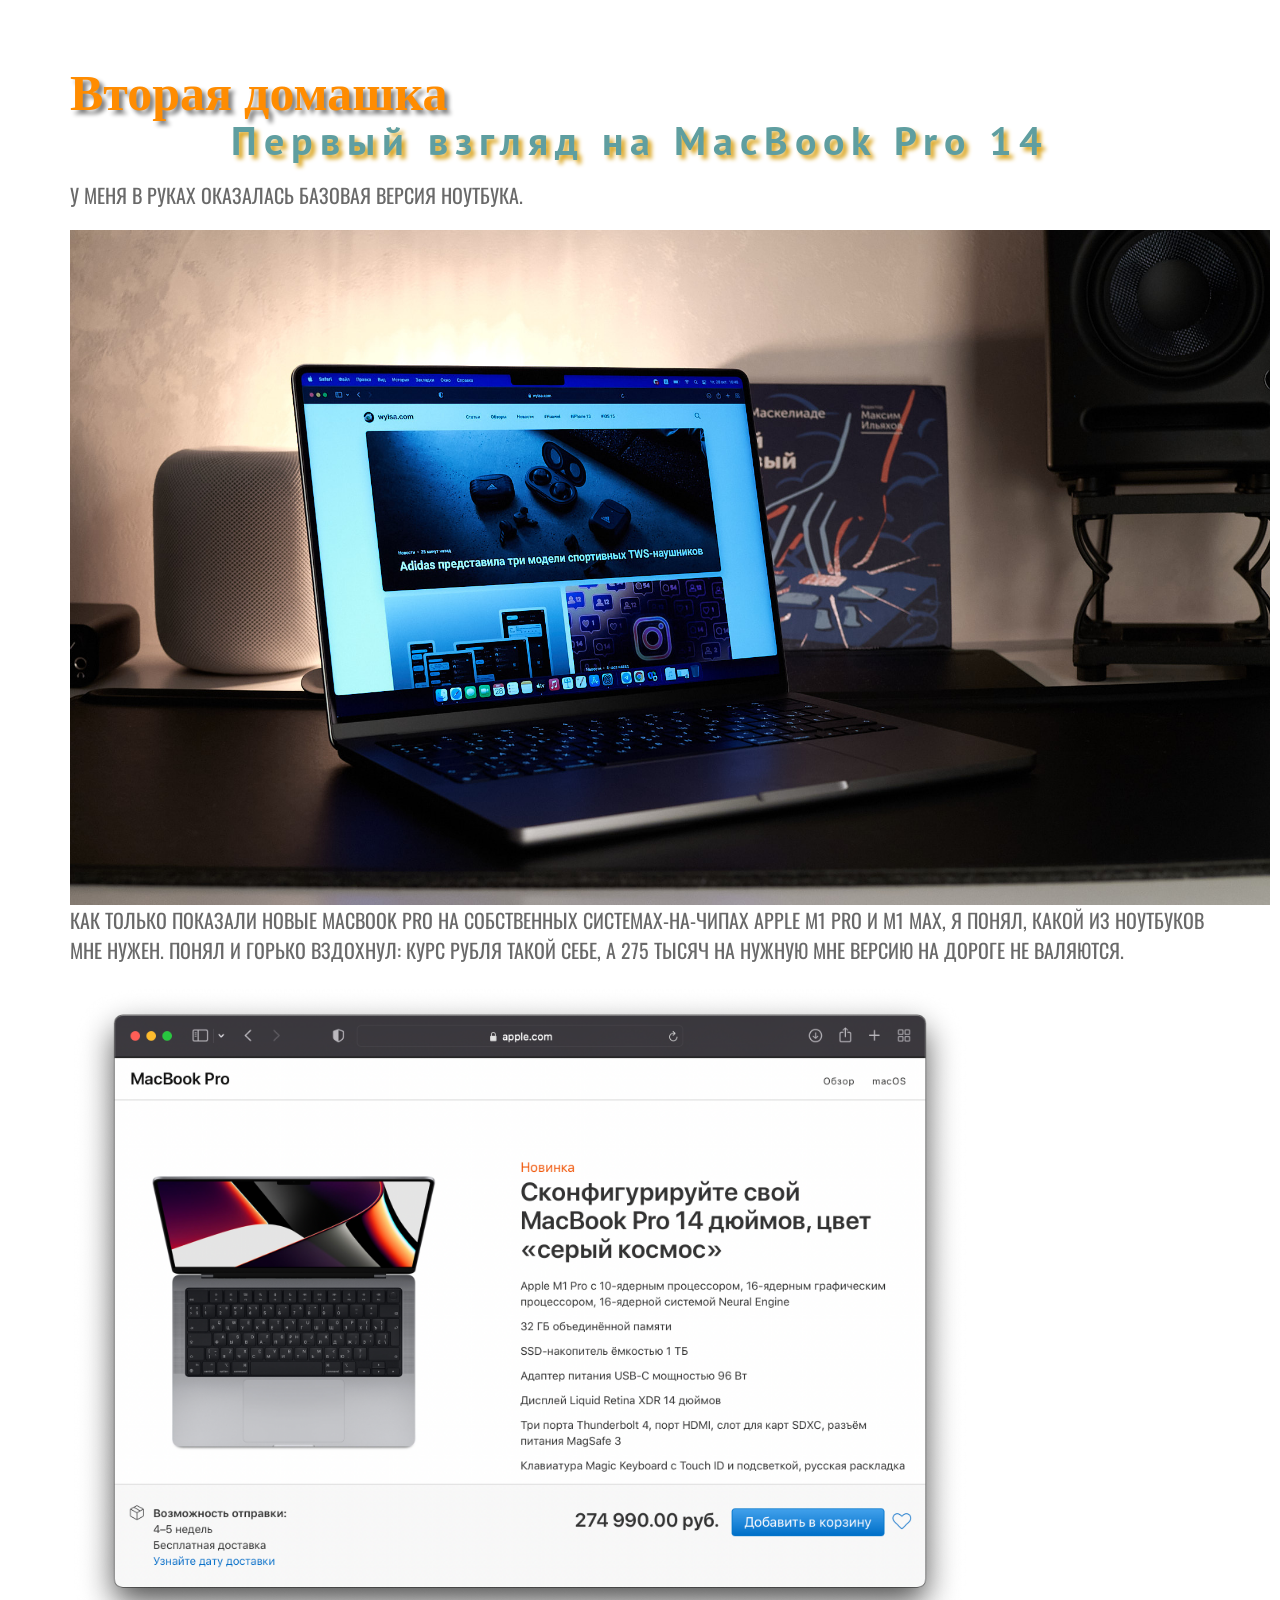
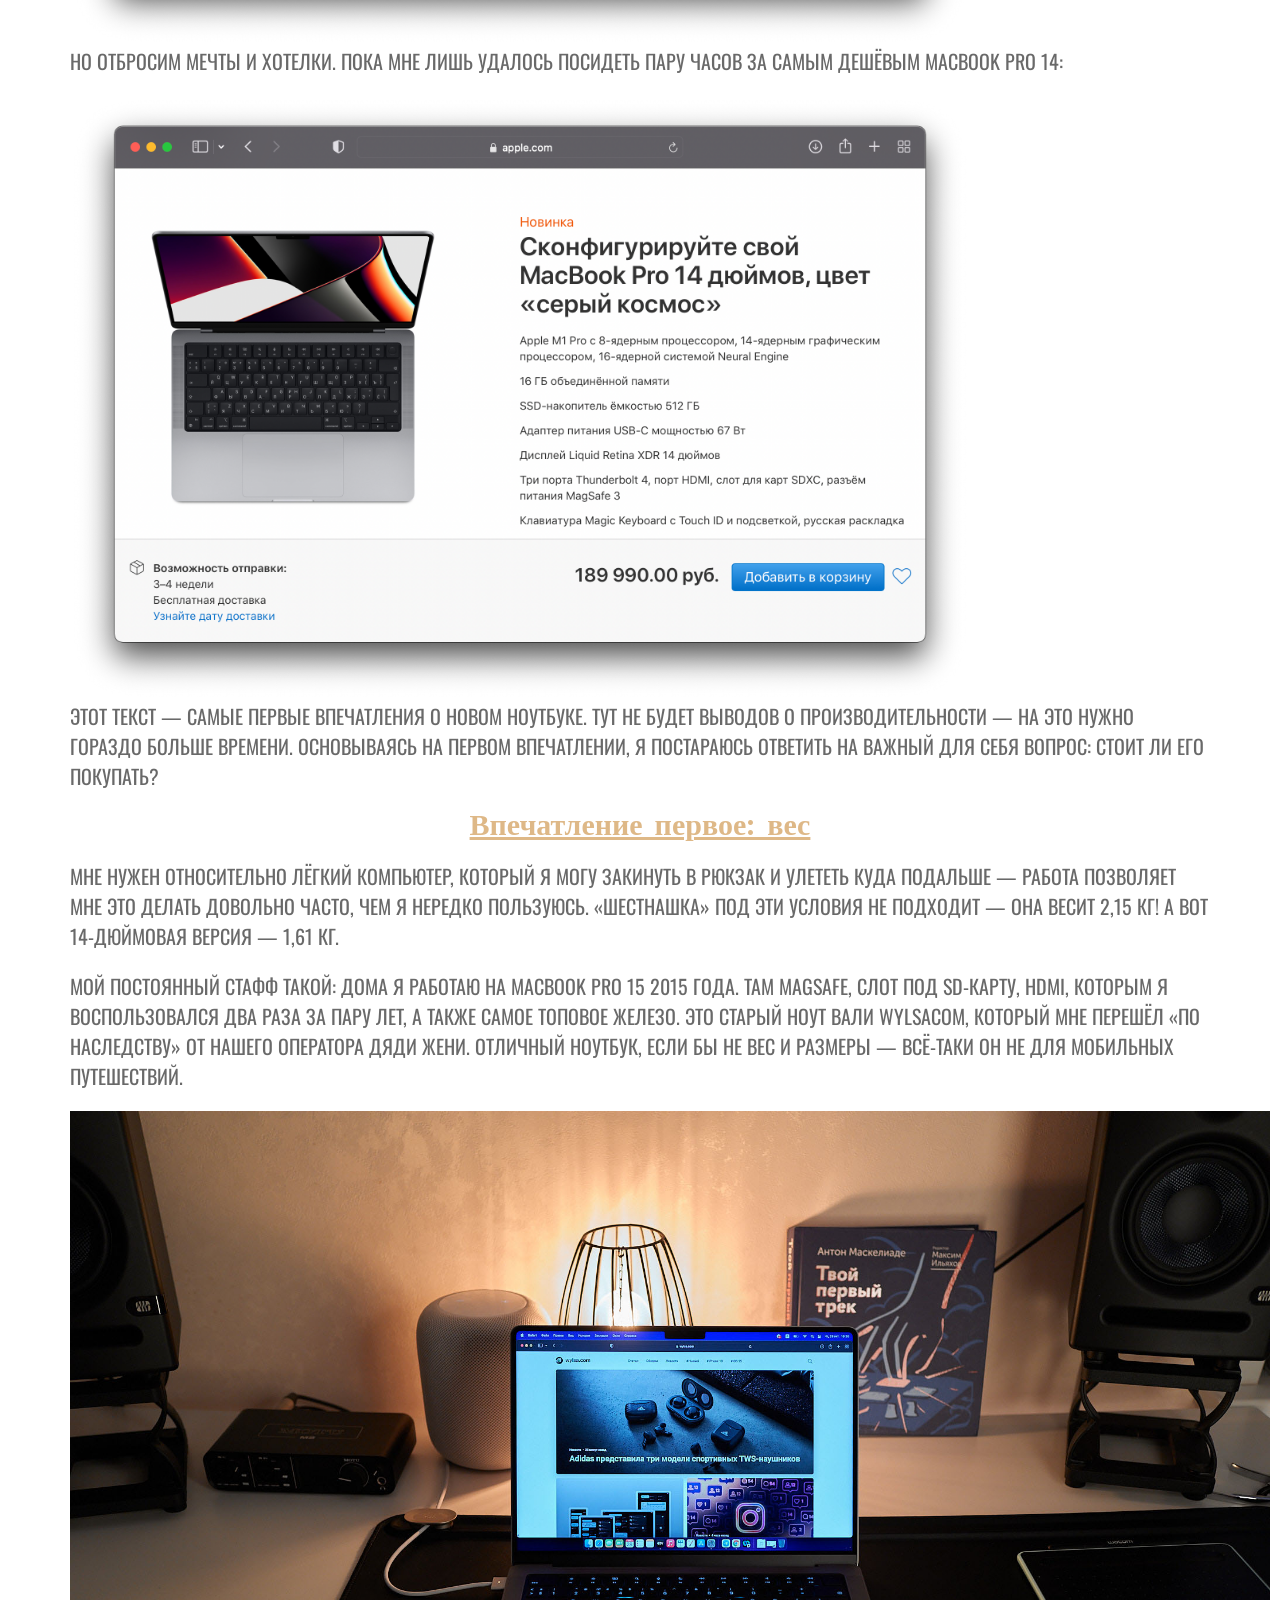
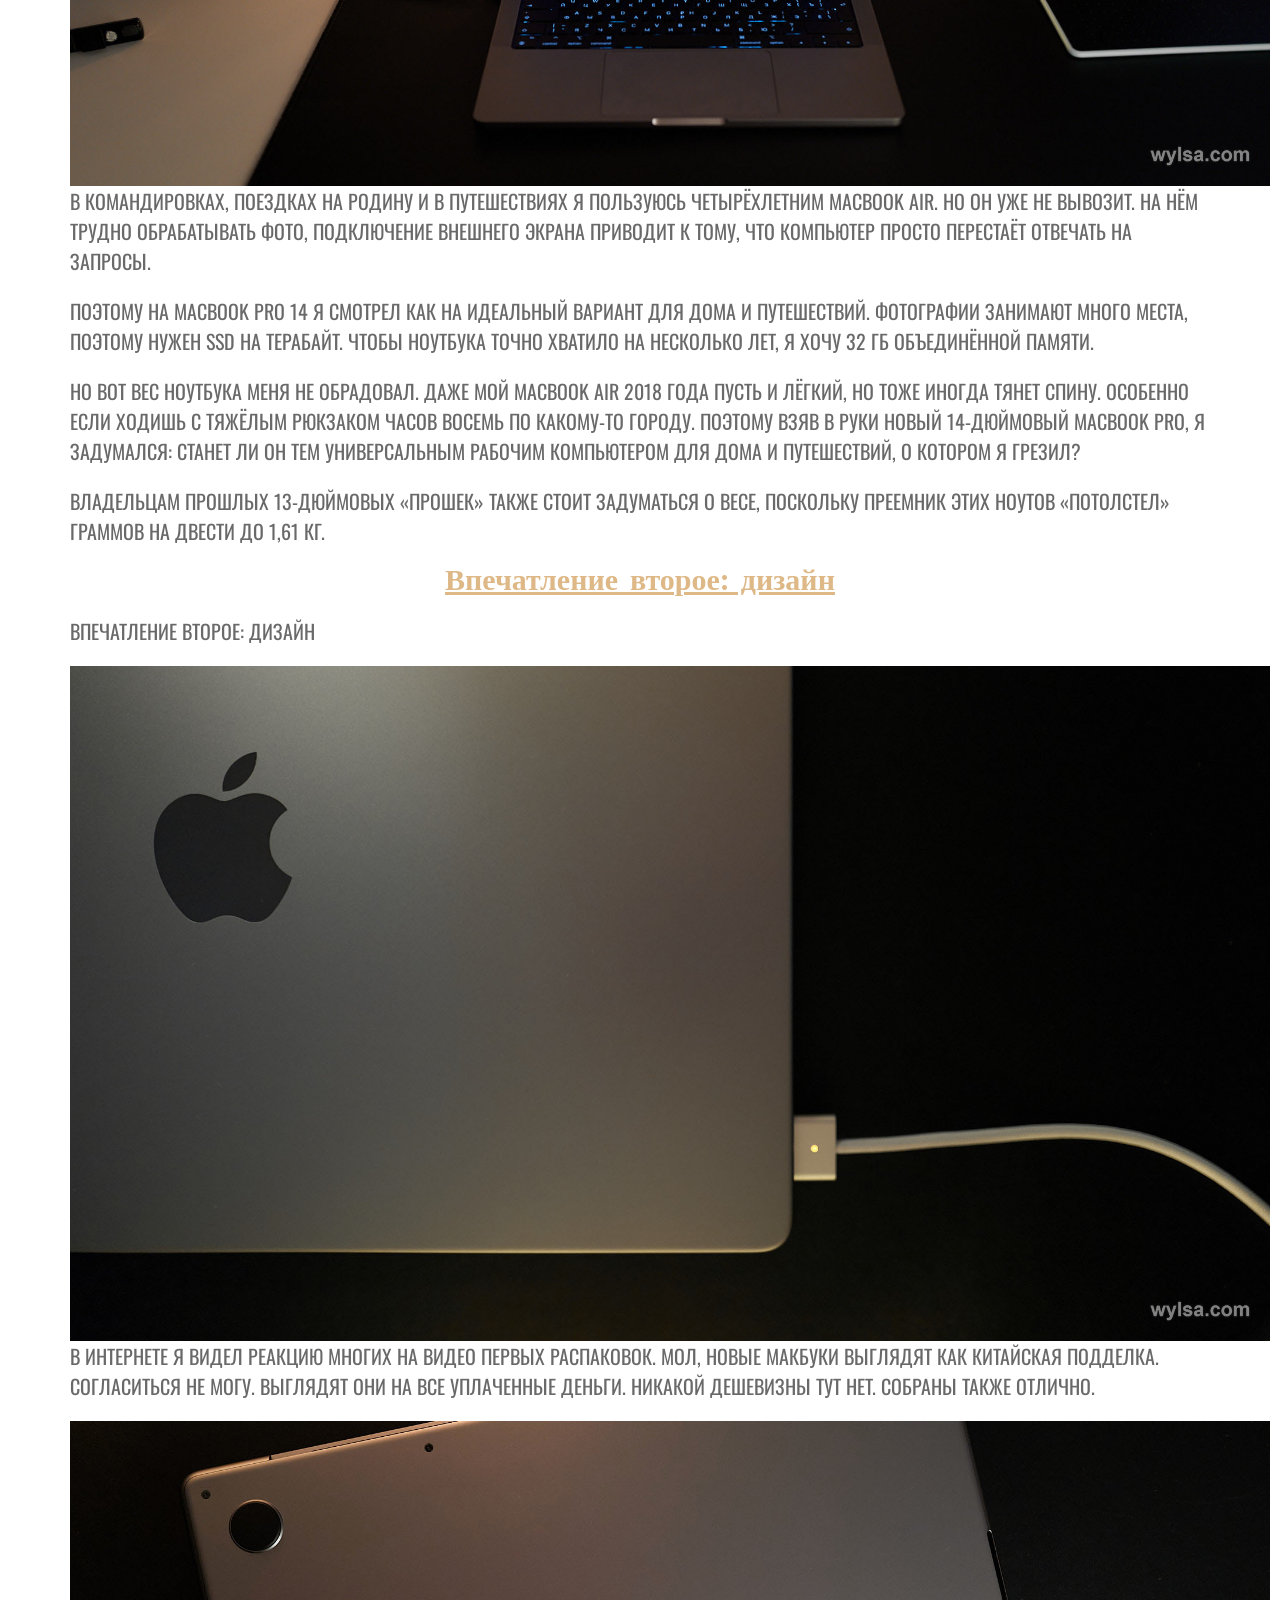
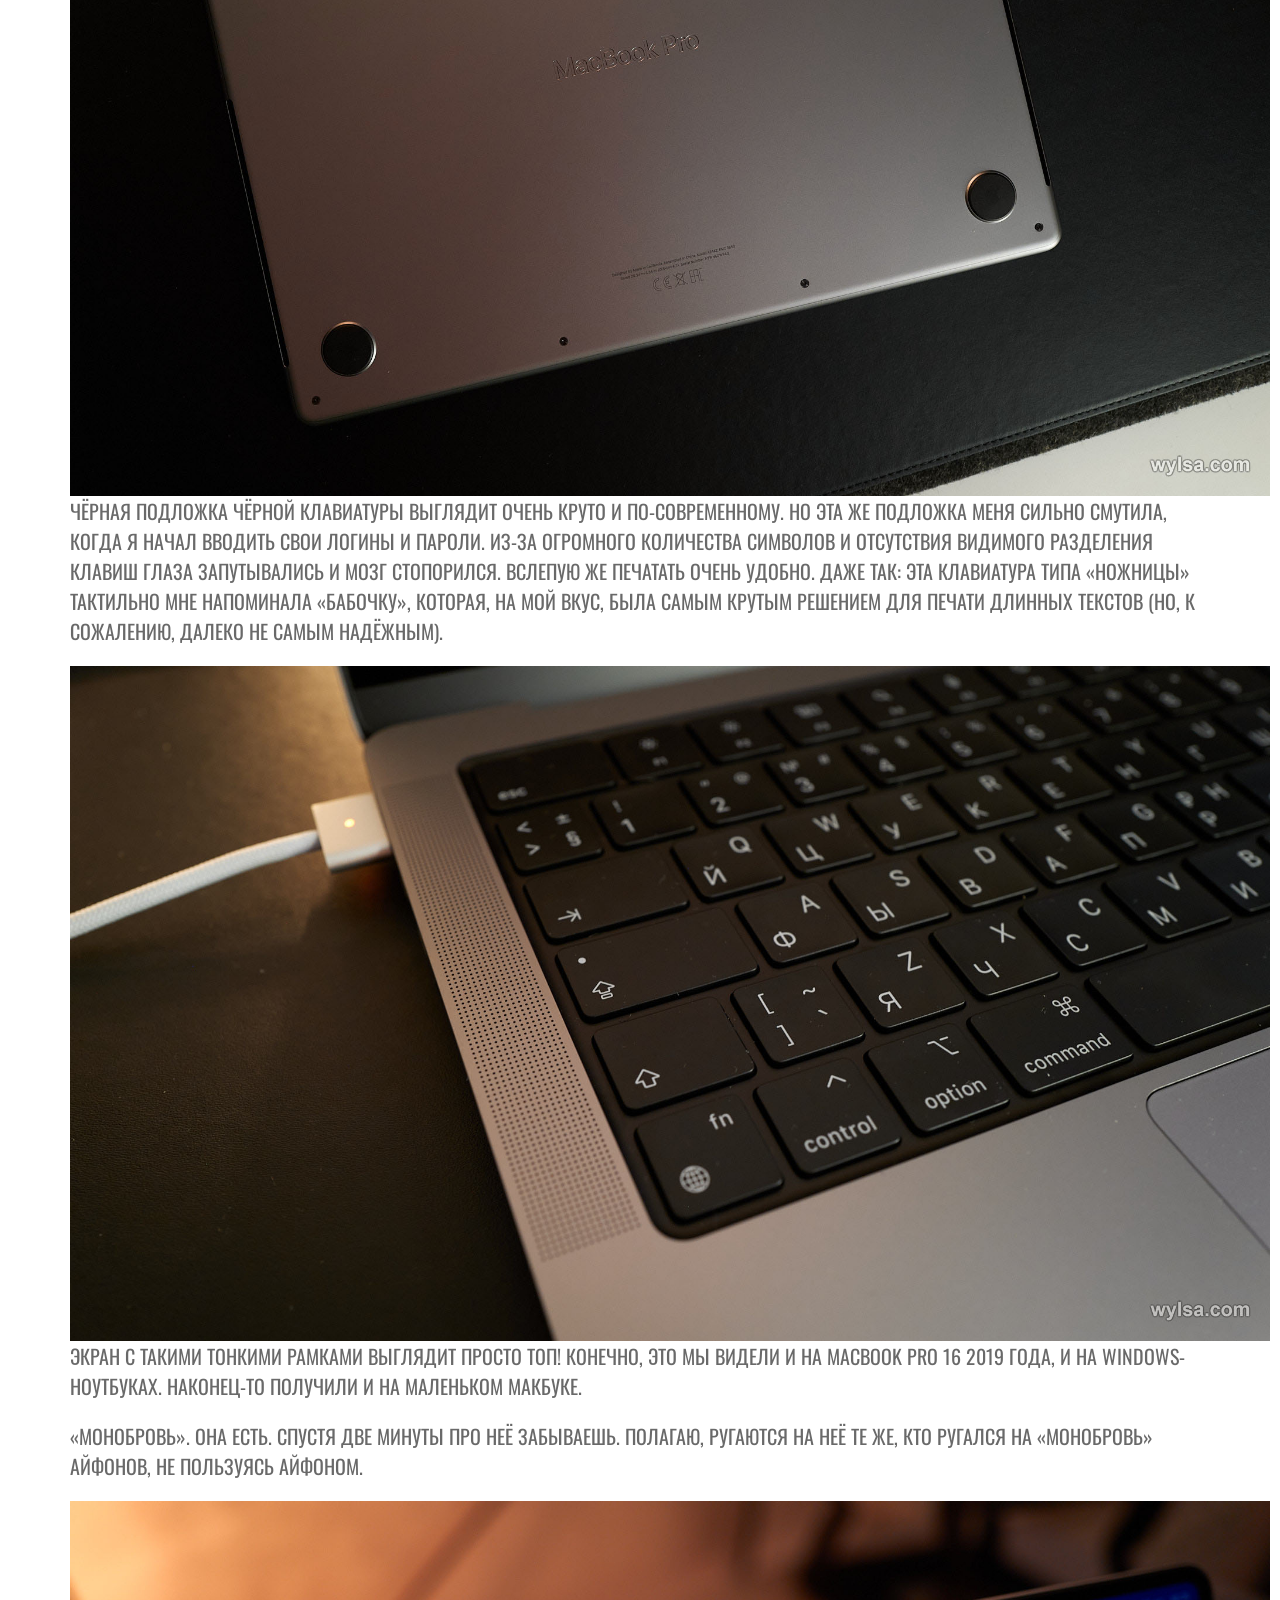
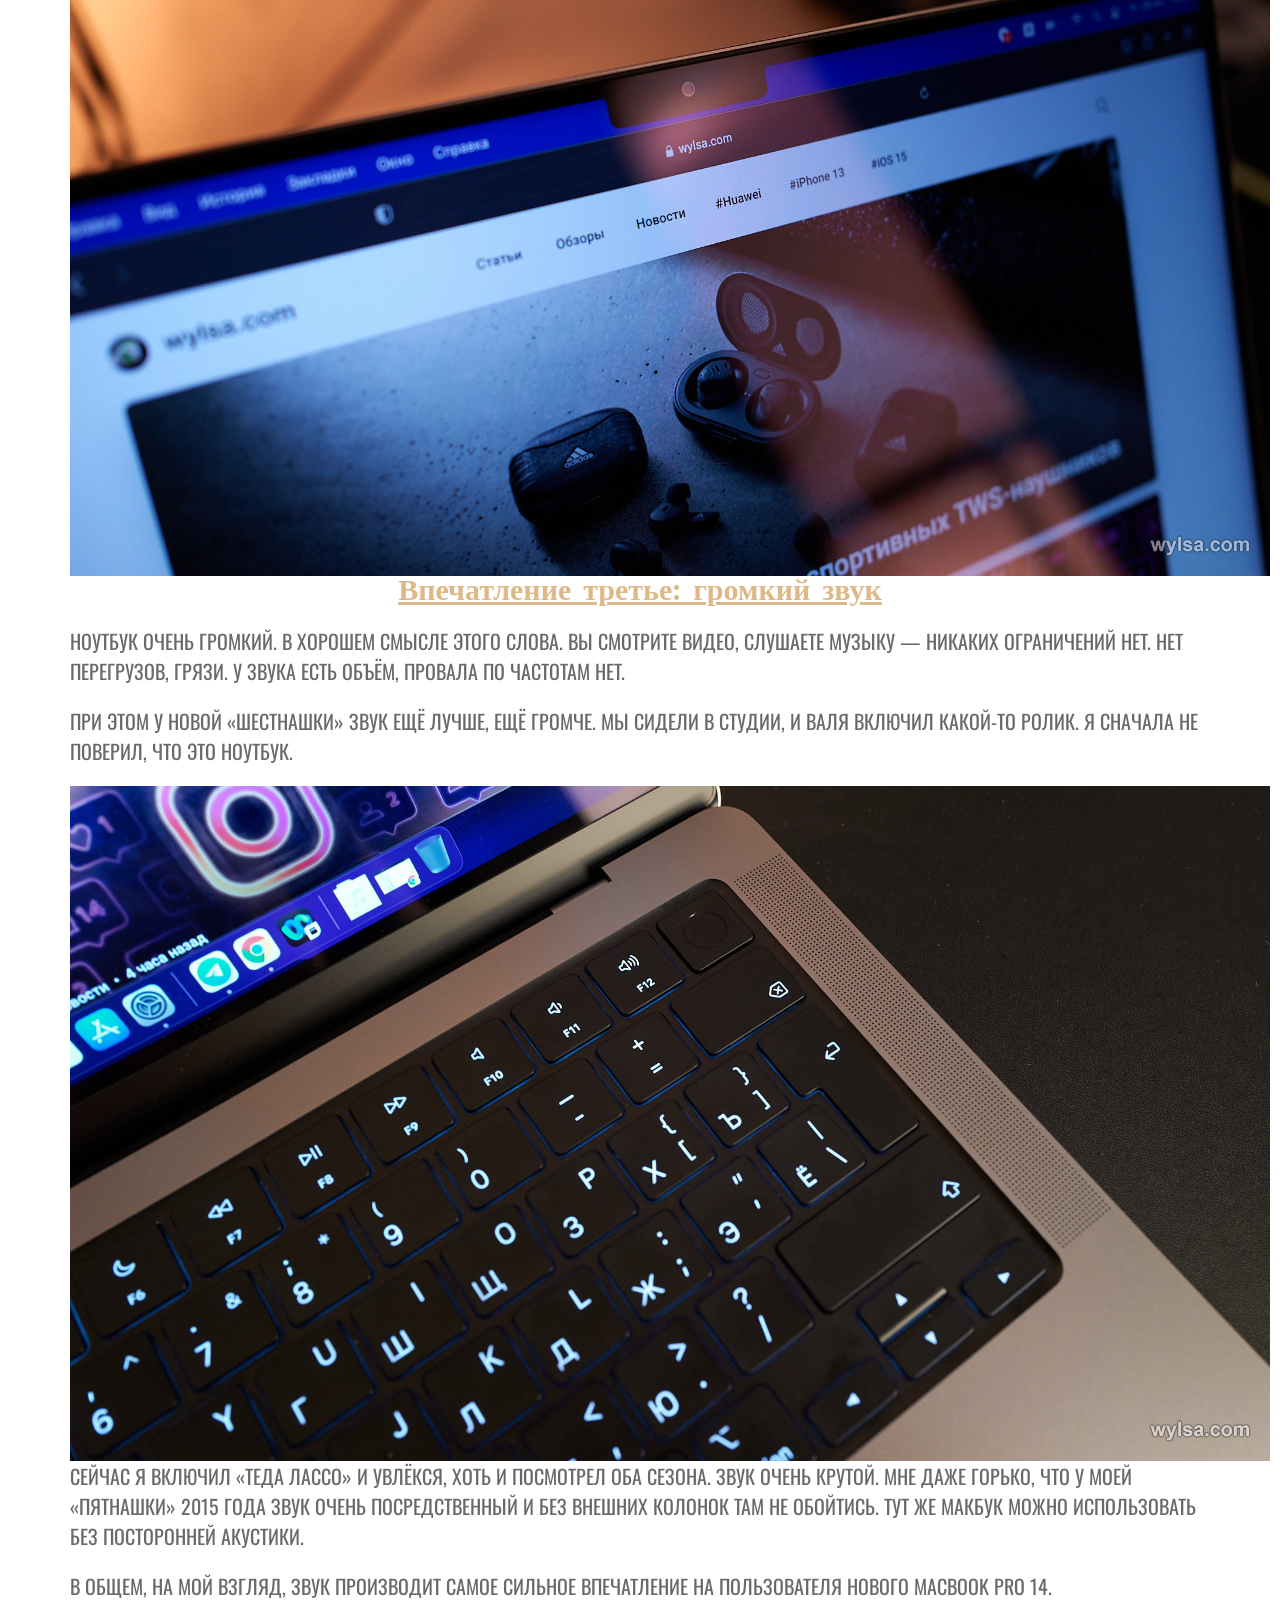
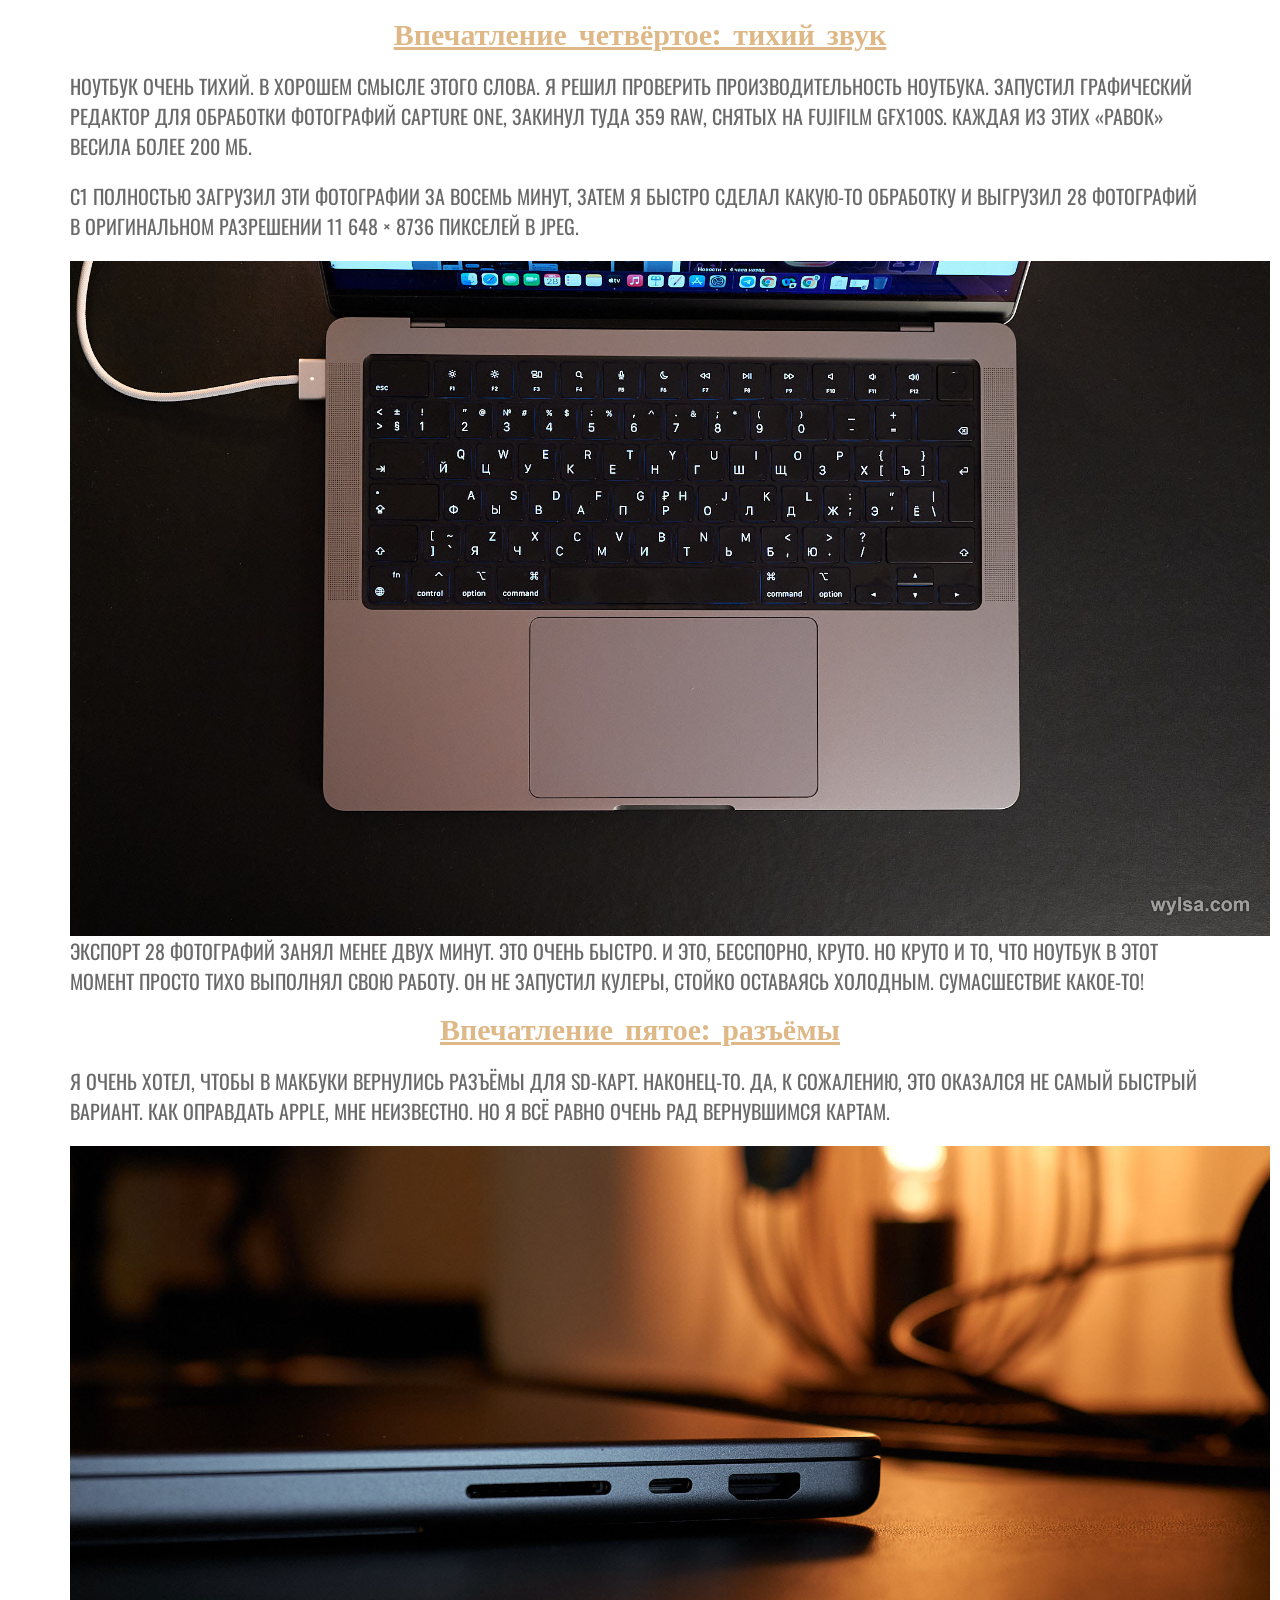
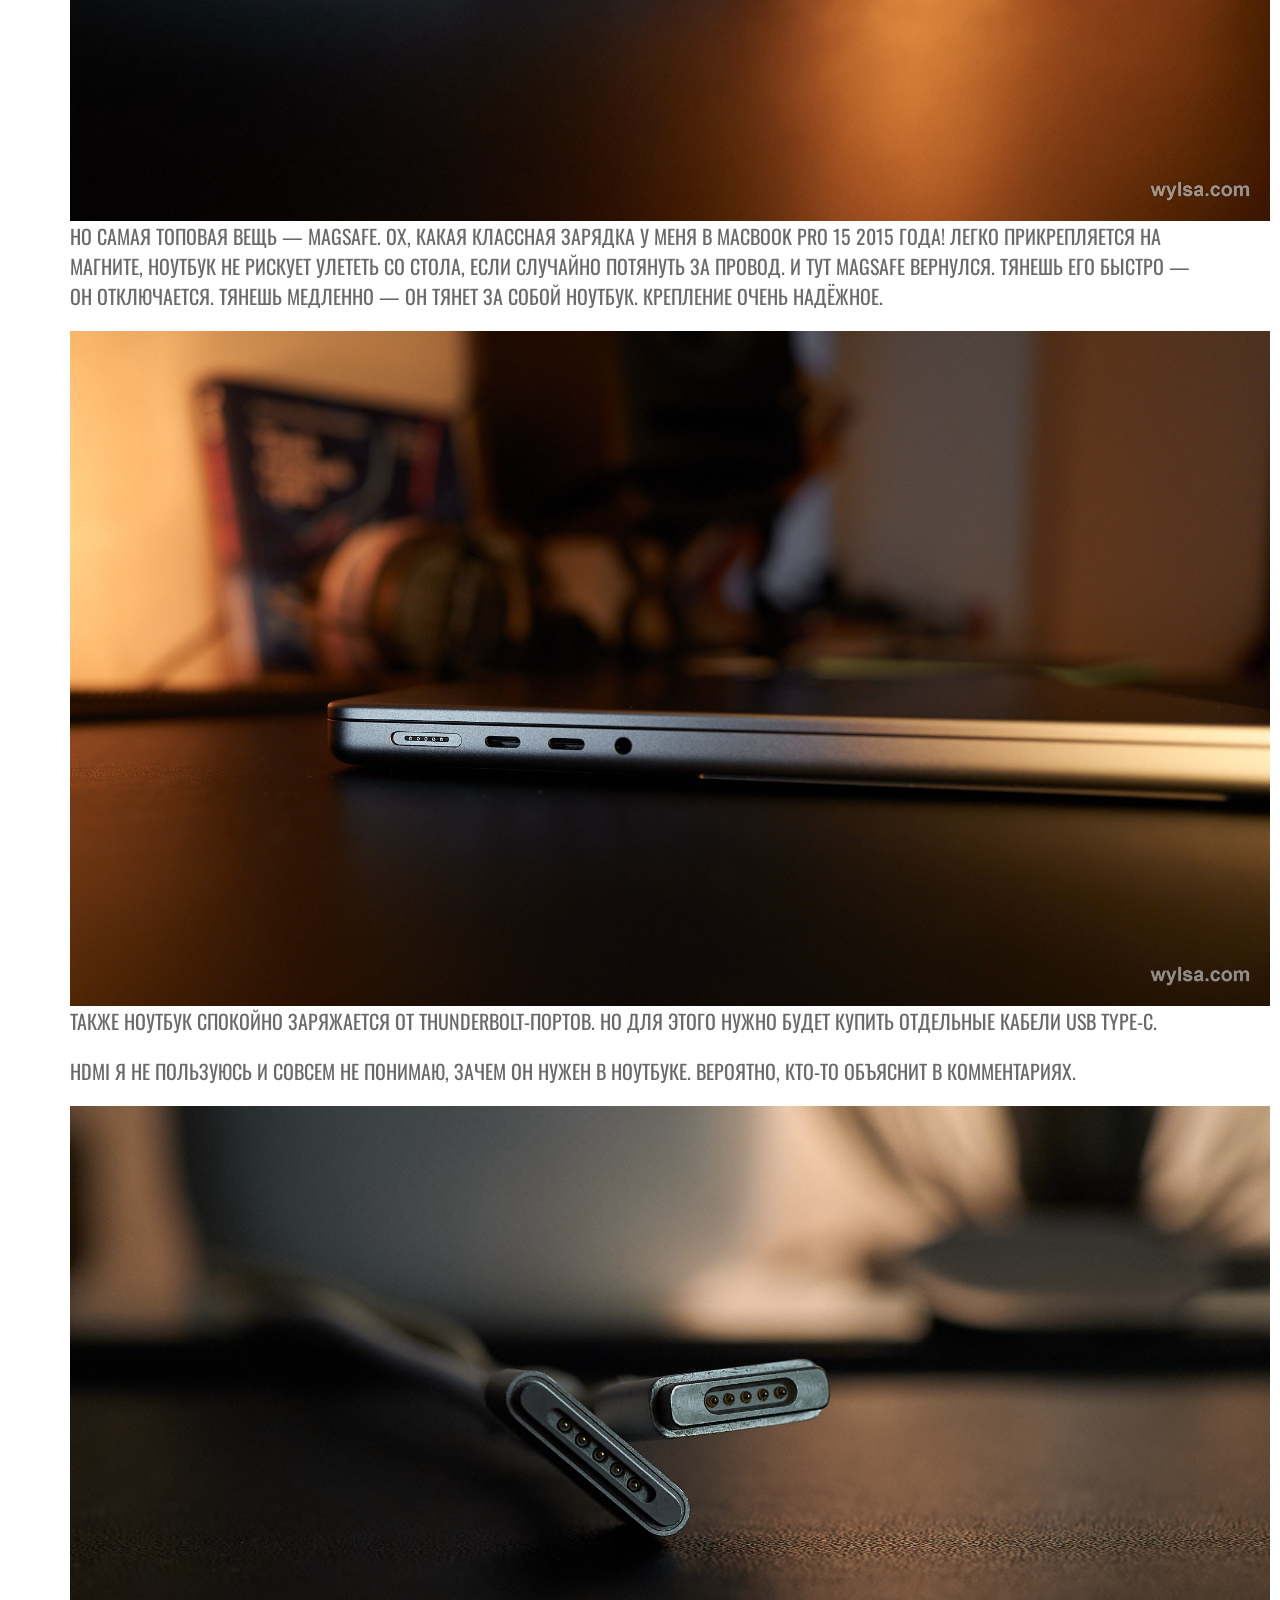
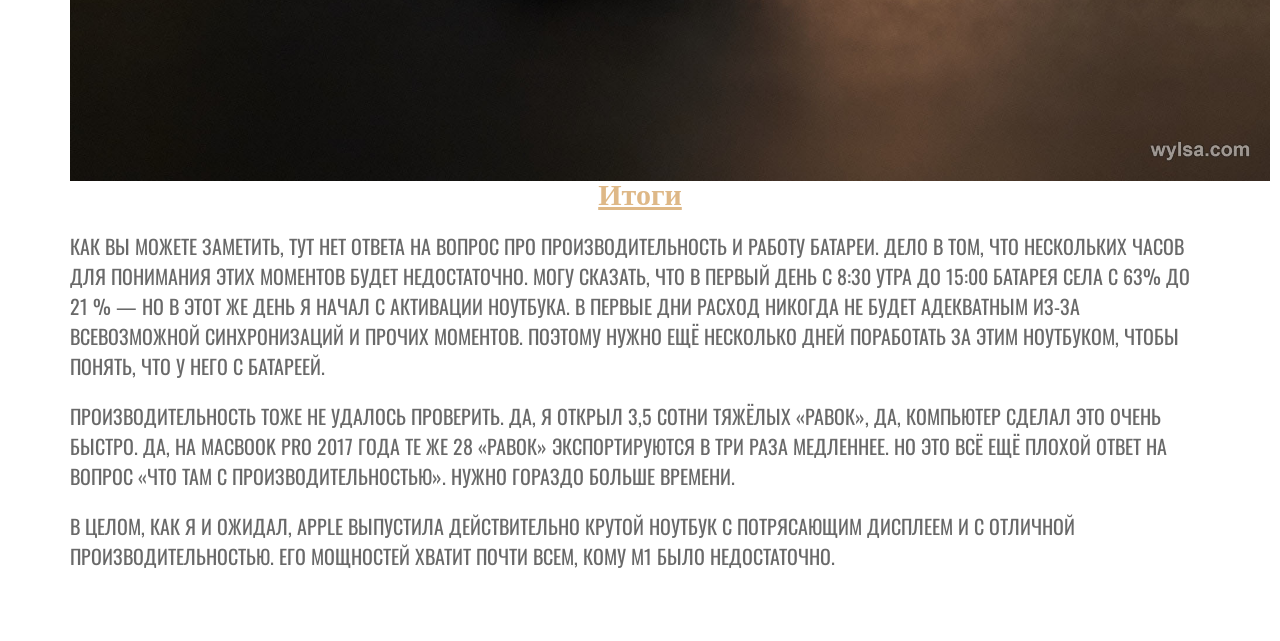
<file: index.html>
<!DOCTYPE html>
<html lang="ru">

<head>
  <meta charset="UTF-8">
  <meta http-equiv="X-UA-Compatible" content="IE=edge">
  <link rel="stylesheet" href="css/style.css">
  <meta name="viewport" content="width=device-width, initial-scale=1.0">
  <title>Lesson_4</title>
</head>

<body>
  <main class="content">
    <a class="homework-figma" href="index2.html">Вторая домашка</a>
    <br>
    <h1 class="main-title">Первый взгляд на MacBook Pro 14</h1>
    <br>
    <p>У меня в руках оказалась базовая версия ноутбука.</p>
    <br>
    <img width="1200" src="img/1.jpg" alt="mackbook pro 14">
    <p>Как только показали новые MacBook Pro на собственных системах-на-чипах Apple M1 Pro и M1 Max, я понял, какой из
      ноутбуков мне нужен. Понял и горько вздохнул: курс рубля такой себе, а 275 тысяч на нужную мне версию на дороге не
      валяются.</p>
    <br>
    <img width="900" src="img/2.png" alt="снимок экрана - сконфегурируй сфой mackbook pro 14">
    <p>Но отбросим мечты и хотелки. Пока мне лишь удалось посидеть пару часов за самым дешёвым MacBook Pro 14:</p>
    <br>
    <img width="900" src="img/3.png" alt="снимок экрана - сконфегурируй сфой mackbook pro 14">
    <p>Этот текст — самые первые впечатления о новом ноутбуке. Тут не будет выводов о производительности — на это нужно
      гораздо больше времени. Основываясь на первом впечатлении, я постараюсь ответить на важный для себя вопрос: стоит
      ли его покупать?</p>
    <br>
    <h2 class="title">Впечатление первое: вес</h2>
    <br>
    <p>Мне нужен относительно лёгкий компьютер, который я могу закинуть в рюкзак и улететь куда подальше — работа
      позволяет мне это делать довольно часто, чем я нередко пользуюсь. «Шестнашка» под эти условия не подходит — она
      весит 2,15 кг! А вот 14-дюймовая версия — 1,61 кг.</p>
    <br>
    <p>Мой постоянный стафф такой: дома я работаю на MacBook Pro 15 2015 года. Там MagSafe, слот под SD-карту, HDMI,
      которым я воспользовался два раза за пару лет, а также самое топовое железо. Это старый ноут Вали Wylsacom,
      который мне перешёл «по наследству» от нашего оператора дяди Жени. Отличный ноутбук, если бы не вес и размеры —
      всё-таки он не для мобильных путешествий.</p>
    <br>
    <img width="1200" src="img/4.jpg" alt="mackbook pro 14">
    <p>В командировках, поездках на родину и в путешествиях я пользуюсь четырёхлетним MacBook Air. Но он уже не вывозит.
      На нём трудно обрабатывать фото, подключение внешнего экрана приводит к тому, что компьютер просто перестаёт
      отвечать на запросы.</p>
    <br>
    <p>Поэтому на MacBook Pro 14 я смотрел как на идеальный вариант для дома и путешествий. Фотографии занимают много
      места, поэтому нужен SSD на терабайт. Чтобы ноутбука точно хватило на несколько лет, я хочу 32 ГБ объединённой
      памяти.</p>
    <br>
    <p>Но вот вес ноутбука меня не обрадовал. Даже мой MacBook Air 2018 года пусть и лёгкий, но тоже иногда тянет спину.
      Особенно если ходишь с тяжёлым рюкзаком часов восемь по какому-то городу. Поэтому взяв в руки новый 14-дюймовый
      MacBook Pro, я задумался: станет ли он тем универсальным рабочим компьютером для дома и путешествий, о котором я
      грезил?</p>
    <br>
    <p>Владельцам прошлых 13-дюймовых «прошек» также стоит задуматься о весе, поскольку преемник этих ноутов «потолстел»
      граммов на двести до 1,61 кг.</p>
    <br>
    <h2 class="title">Впечатление второе: дизайн</h2>
    <br>
    <p>Впечатление второе: дизайн</p>
    <br>
    <img width="1200" src="img/5.jpg" alt="mackbook pro 14 на зарядке">
    <p>В интернете я видел реакцию многих на видео первых распаковок. Мол, новые макбуки выглядят как китайская
      подделка. Согласиться не могу. Выглядят они на все уплаченные деньги. Никакой дешевизны тут нет. Собраны также
      отлично.</p>
    <br>
    <img width="1200" src="img/6.jpg" alt="задняя часть mackbook pro 14">
    <p>Чёрная подложка чёрной клавиатуры выглядит очень круто и по-современному. Но эта же подложка меня сильно смутила,
      когда я начал вводить свои логины и пароли. Из-за огромного количества символов и отсутствия видимого разделения
      клавиш глаза запутывались и мозг стопорился. Вслепую же печатать очень удобно. Даже так: эта клавиатура типа
      «ножницы» тактильно мне напоминала «бабочку», которая, на мой вкус, была самым крутым решением для печати длинных
      текстов (но, к сожалению, далеко не самым надёжным).</p>
    <br>
    <img width="1200" src="img/7.jpg" alt="mackbook pro 14 на зарядке">
    <p>Экран с такими тонкими рамками выглядит просто топ! Конечно, это мы видели и на MacBook Pro 16 2019 года, и на
      Windows-ноутбуках. Наконец-то получили и на маленьком макбуке.</p>
    <br>
    <p>«Монобровь». Она есть. Спустя две минуты про неё забываешь. Полагаю, ругаются на неё те же, кто ругался на
      «монобровь» айфонов, не пользуясь айфоном.</p>
    <br>
    <img width="1200" src="img/8.jpg" alt="чёлка mackbook pro 14">
    <h2 class="title">Впечатление третье: громкий звук</h2>
    <br>
    <p>Ноутбук очень громкий. В хорошем смысле этого слова. Вы смотрите видео, слушаете музыку — никаких ограничений
      нет. Нет перегрузов, грязи. У звука есть объём, провала по частотам нет.</p>
    <br>
    <p>При этом у новой «шестнашки» звук ещё лучше, ещё громче. Мы сидели в студии, и Валя включил какой-то ролик. Я
      сначала не поверил, что это ноутбук.</p>
    <br>
    <img width="1200" src="img/9.jpg" alt="клавиатура mackbook pro 14">
    <p>Сейчас я включил «Теда Лассо» и увлёкся, хоть и посмотрел оба сезона. Звук очень крутой. Мне даже горько, что у
      моей «пятнашки» 2015 года звук очень посредственный и без внешних колонок там не обойтись. Тут же макбук можно
      использовать без посторонней акустики.</p>
    <br>
    <p>В общем, на мой взгляд, звук производит самое сильное впечатление на пользователя нового MacBook Pro 14.</p>
    <br>
    <h2 class="title">Впечатление четвёртое: тихий звук</h2>
    <br>
    <p>Ноутбук очень тихий. В хорошем смысле этого слова. Я решил проверить производительность ноутбука. Запустил
      графический редактор для обработки фотографий Capture One, закинул туда 359 RAW, снятых на Fujifilm GFX100S.
      Каждая из этих «равок» весила более 200 МБ.</p>
    <br>
    <p>C1 полностью загрузил эти фотографии за восемь минут, затем я быстро сделал какую-то обработку и выгрузил 28
      фотографий в оригинальном разрешении 11 648 × 8736 пикселей в jpeg.</p>
    <br>
    <img width="1200" src="img/10.jpg" alt="mackbook pro 14">
    <p>Экспорт 28 фотографий занял менее двух минут. Это очень быстро. И это, бесспорно, круто. Но круто и то, что
      ноутбук в этот момент просто тихо выполнял свою работу. Он не запустил кулеры, стойко оставаясь холодным.
      Сумасшествие какое-то!</p>
    <br>
    <h2 class="title">Впечатление пятое: разъёмы</h2>
    <br>
    <p>Я очень хотел, чтобы в макбуки вернулись разъёмы для SD-карт. Наконец-то. Да, к сожалению, это оказался не самый
      быстрый вариант. Как оправдать Apple, мне неизвестно. Но я всё равно очень рад вернувшимся картам.</p>
    <br>
    <img width="1200" src="img/11.jpg" alt="порты mackbook pro 14">
    <p>Но самая топовая вещь — MagSafe. Ох, какая классная зарядка у меня в MacBook Pro 15 2015 года! Легко
      прикрепляется на магните, ноутбук не рискует улететь со стола, если случайно потянуть за провод. И тут MagSafe
      вернулся. Тянешь его быстро — он отключается. Тянешь медленно — он тянет за собой ноутбук. Крепление очень
      надёжное.</p>
    <br>
    <img width="1200" src="img/12.jpg" alt="порты mackbook pro 14">
    <p>Также ноутбук спокойно заряжается от Thunderbolt-портов. Но для этого нужно будет купить отдельные кабели USB
      Type-C.</p>
    <br>
    <p>HDMI я не пользуюсь и совсем не понимаю, зачем он нужен в ноутбуке. Вероятно, кто-то объяснит в комментариях.</p>
    <br>
    <img width="1200" src="img/13.jpg" alt="сравнение MagSage mackbook pro 14">
    <h2 class="title">Итоги</h2>
    <br>
    <p>Как вы можете заметить, тут нет ответа на вопрос про производительность и работу батареи. Дело в том, что
      нескольких часов для понимания этих моментов будет недостаточно. Могу сказать, что в первый день с 8:30 утра до
      15:00 батарея села с 63% до 21 % — но в этот же день я начал с активации ноутбука. В первые дни расход никогда не
      будет адекватным из-за всевозможной синхронизаций и прочих моментов. Поэтому нужно ещё несколько дней поработать
      за этим ноутбуком, чтобы понять, что у него с батареей.</p>
    <br>
    <p>Производительность тоже не удалось проверить. Да, я открыл 3,5 сотни тяжёлых «равок», да, компьютер сделал это
      очень быстро. Да, на MacBook Pro 2017 года те же 28 «равок» экспортируются в три раза медленнее. Но это всё ещё
      плохой ответ на вопрос «что там с производительностью». Нужно гораздо больше времени.</p>
    <br>
    <p>В целом, как я и ожидал, Apple выпустила действительно крутой ноутбук с потрясающим дисплеем и с отличной
      производительностью. Его мощностей хватит почти всем, кому M1 было недостаточно.</p>
  </main>
</body>

</html>
</file>
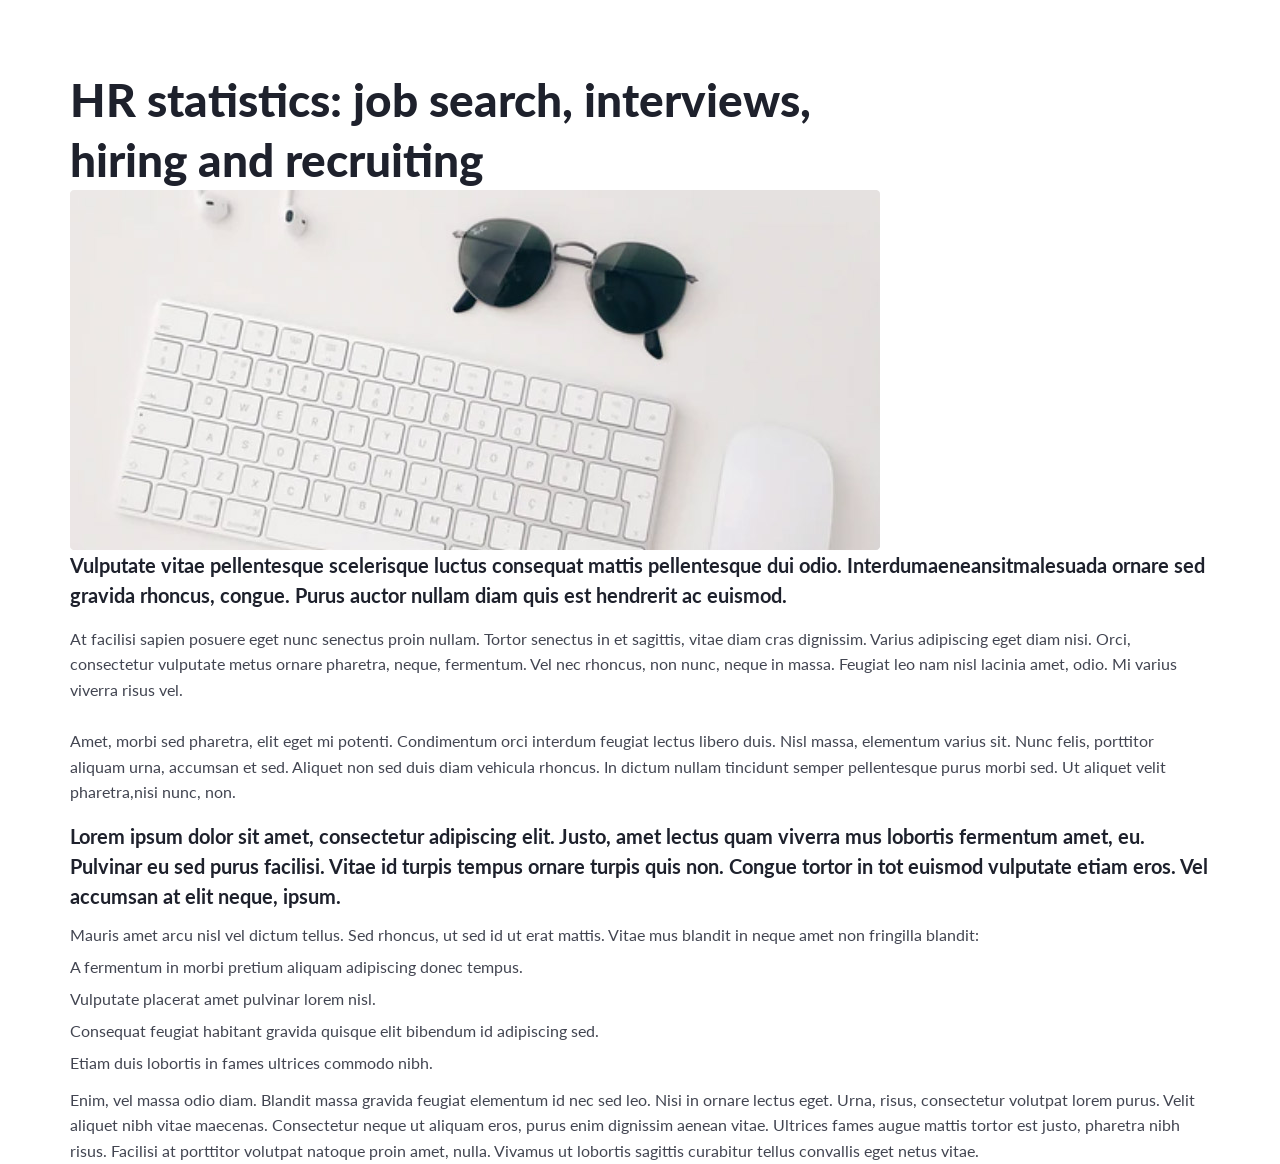
<file: index2.html>
<!DOCTYPE html>
<html lang="ru">

<head>
  <meta charset="UTF-8">
  <meta http-equiv="X-UA-Compatible" content="IE=edge">
  <link rel="stylesheet" href="css/style2.css">
  <meta name="viewport" content="width=device-width, initial-scale=1.0">
  <title>Lesson_4_figma</title>
</head>

<body>
  <main class="content">
    <h1 class="title">HR statistics: job search, interviews,<br> hiring and recruiting</h1>
    <img src="img/figma/image.png" alt="клавиатура с очками">
    <div class="text">
      <div class="text-bold">
        <p>Vulputate vitae pellentesque scelerisque luctus consequat mattis pellentesque dui odio.
          Interdumaeneansitmalesuada ornare sed gravida rhoncus, congue. Purus auctor nullam diam quis est hendrerit ac
          euismod.
        </p>
      </div>
      <br>
      <div class="text-nomal">
        <p>At facilisi sapien posuere eget nunc senectus proin nullam. Tortor senectus in et sagittis, vitae diam cras
          dignissim. Varius adipiscing eget diam nisi. Orci, consectetur vulputate metus ornare pharetra, neque,
          fermentum. Vel nec rhoncus, non nunc, neque in massa. Feugiat leo nam nisl lacinia amet, odio. Mi varius
          viverra risus vel.</p>
        <br>
        <p>Amet, morbi sed pharetra, elit eget mi potenti. Condimentum orci interdum feugiat lectus libero duis. Nisl
          massa, elementum varius sit. Nunc felis, porttitor aliquam urna, accumsan et sed. Aliquet non sed duis diam
          vehicula rhoncus. In dictum nullam tincidunt semper pellentesque purus morbi sed. Ut aliquet velit
          pharetra,nisi nunc, non.
        </p>
      </div>
      <br>
      <div class="quote">
        <p>Lorem ipsum dolor sit amet, consectetur adipiscing elit. Justo, amet lectus quam viverra mus lobortis
          fermentum amet, eu. Pulvinar eu sed purus facilisi. Vitae id turpis tempus ornare turpis quis non. Congue
          tortor in tot euismod vulputate etiam eros. Vel accumsan at elit neque, ipsum.</p>
      </div>
      <br>
      <div class="list">
        <p>Mauris amet arcu nisl vel dictum tellus. Sed rhoncus, ut sed id ut erat mattis. Vitae mus blandit in neque
          amet non fringilla blandit:</p>
        <br>
        <ul>
          <li>A fermentum in morbi pretium aliquam adipiscing donec tempus.</li>
          <br>
          <li>Vulputate placerat amet pulvinar lorem nisl.</li>
          <br>
          <li>Consequat feugiat habitant gravida quisque elit bibendum id adipiscing sed.</li>
          <br>
          <li>Etiam duis lobortis in fames ultrices commodo nibh.</li>
        </ul>
        <br>
      </div>
      <div class="paragraph">
        <p>Enim, vel massa odio diam. Blandit massa gravida feugiat elementum id nec sed leo. Nisi in ornare lectus
          eget. Urna, risus, consectetur volutpat lorem purus. Velit aliquet nibh vitae maecenas. Consectetur neque ut
          aliquam eros, purus enim dignissim aenean vitae. Ultrices fames augue mattis tortor est justo, pharetra nibh
          risus. Facilisi at porttitor volutpat natoque proin amet, nulla. Vivamus ut lobortis sagittis curabitur tellus
          convallis eget netus vitae.</p>
      </div>
    </div>
  </main>
</body>

</html>
</file>
<file: css/style.css>
@import "null.css";

/* ============подключение шрифтов========= */
@import url("https://fonts.googleapis.com/css2?family=PT+Sans:ital,wght@0,400;0,700;1,400&display=swap");
@import url("https://fonts.googleapis.com/css2?family=Oswald&display=swap");

@font-face {
  font-family: CircularStd;
  src: url("../fonts/CircularStd-Book.woff2") format("woff2"), url("../fonts/CircularStd-Book.woff") format("woff");
  font-weight: 400;
  font-style: normal;
  font-display: swap;
}
@font-face {
  font-family: CircularStd;
  src: url("../fonts/CircularStd-Medium.woff2") format("woff2"), url("../fonts/CircularStd-Medium.woff") format("woff");
  font-weight: 500;
  font-style: normal;
  font-display: swap;
}
@font-face {
  font-family: CircularStd;
  src: url("../fonts/CircularStd-Bold.woff2") format("woff2"), url("../fonts/CircularStd-Book.woff") format("woff");
  font-weight: 700;
  font-style: normal;
  font-display: swap;
}
@font-face {
  font-family: CircularStd;
  src: url("../fonts/CircularStd-Black.woff2") format("woff2"), url("../fonts/CircularStd-Black.woff") format("woff");
  font-weight: 900;
  font-style: normal;
  font-display: swap;
}

p {
  text-transform: uppercase;
  line-height: 1.5;
}
.homework-figma {
  font-family: "CircularStd";
  font-weight: 900;
  font-size: 50px;
  color: darkorange;
  text-shadow: 4px 4px 4px grey;
}

.content {
  padding: 70px;
  font-family: "Oswald";
  font-size: 20px;
  color: dimgray;
}
.main-title {
  font-family: "pt sans";
  font-size: 40px;
  font-weight: 700;
  text-align: center;
  color: cadetblue;
  text-shadow: 4px 4px 4px goldenrod;
  letter-spacing: 7px;
}
.title {
  font-family: "CircularStd";
  font-weight: 700;
  font-size: 30px;
  text-align: center;
  color: burlywood;
  text-decoration: underline;
  word-spacing: 5px;
}
</file>
<file: css/style2.css>
@import "null.css";
@import url("https://fonts.googleapis.com/css2?family=Lato:wght@400;700;900&display=swap");

body {
  font-family: "lato";
  padding: 70px;
  color: #424551;
}
.title {
  font-weight: 900;
  font-size: 46px;
  line-height: 1.3;
  align-items: center;
  color: #1e212c;
}
.text-bold {
  font-weight: 700;
  font-size: 20px;
  line-height: 1.5;
  color: #1e212c;
}
.text-nomal {
  line-height: 1.6;
}
.quote {
  color: #1e212c;
  font-weight: 700;
  font-size: 20px;
  line-height: 1.5;
}
.paragraph {
  line-height: 1.6;
}
</file>
